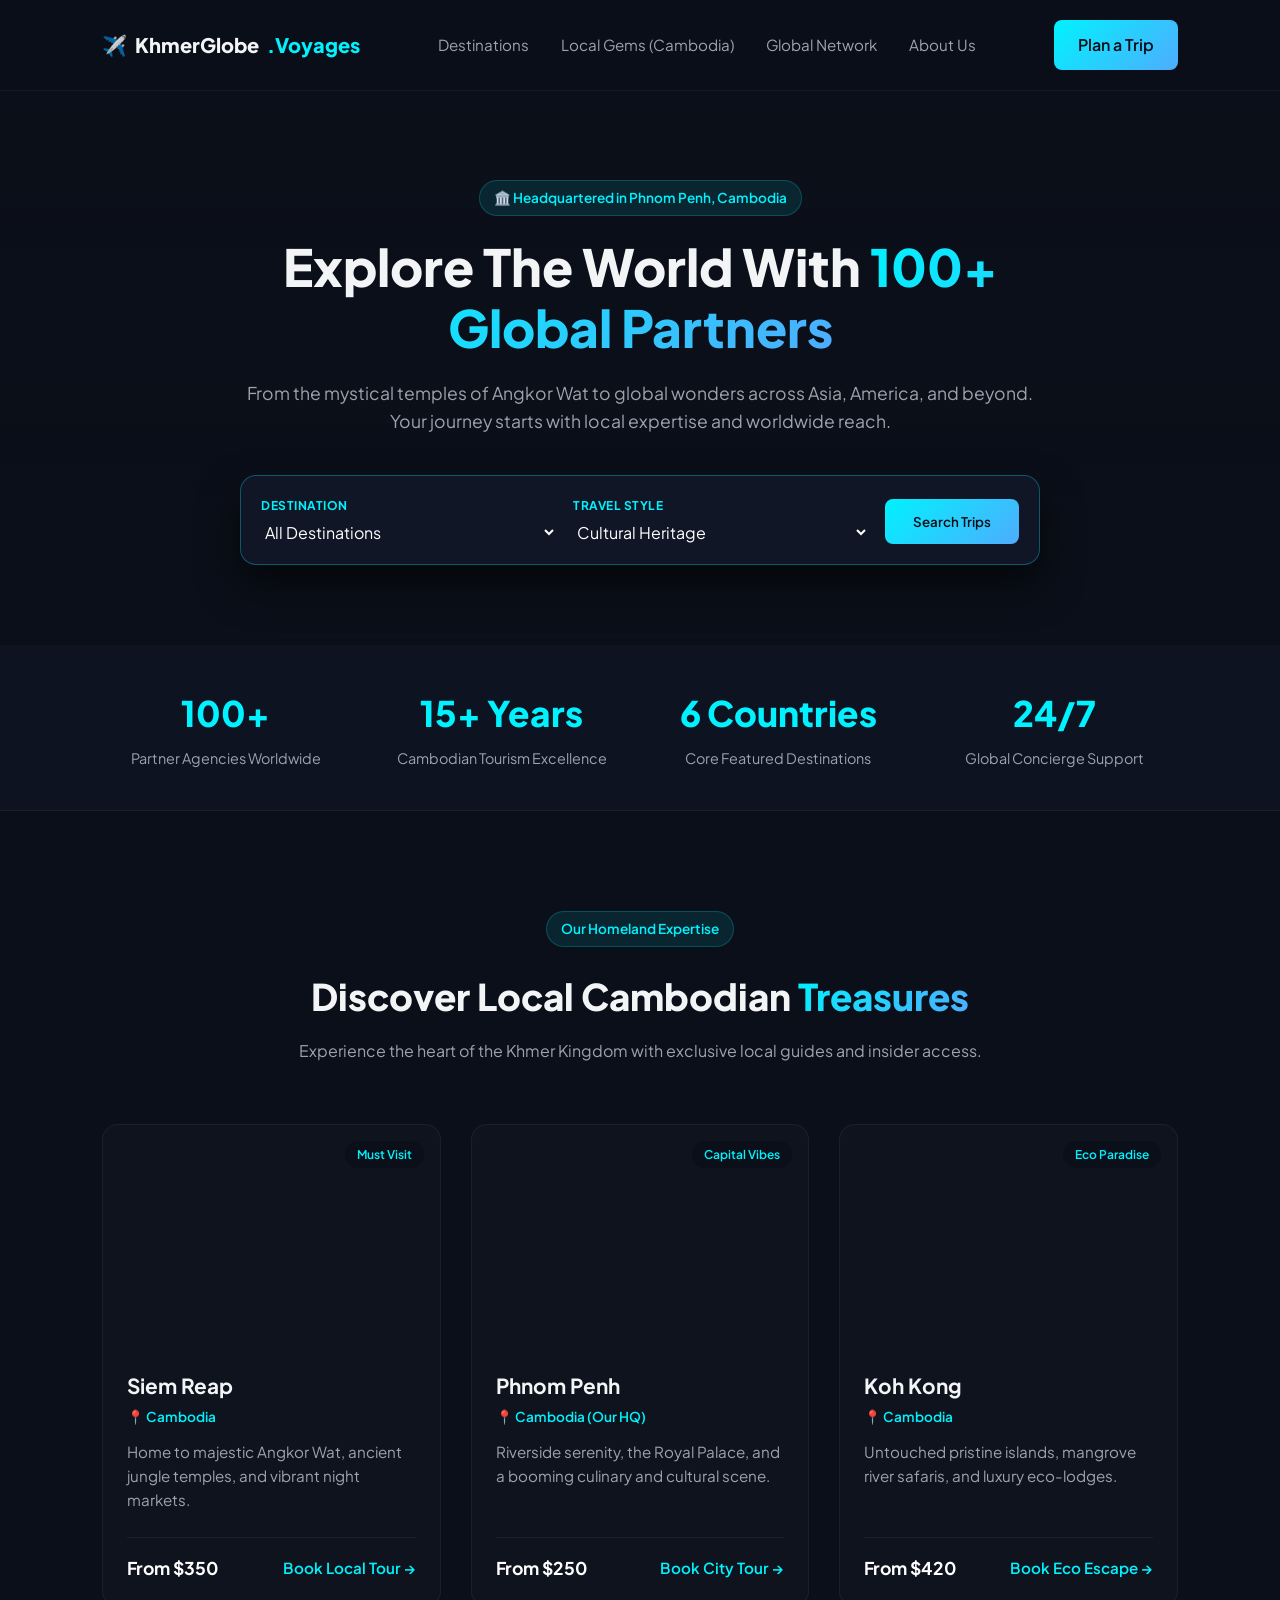
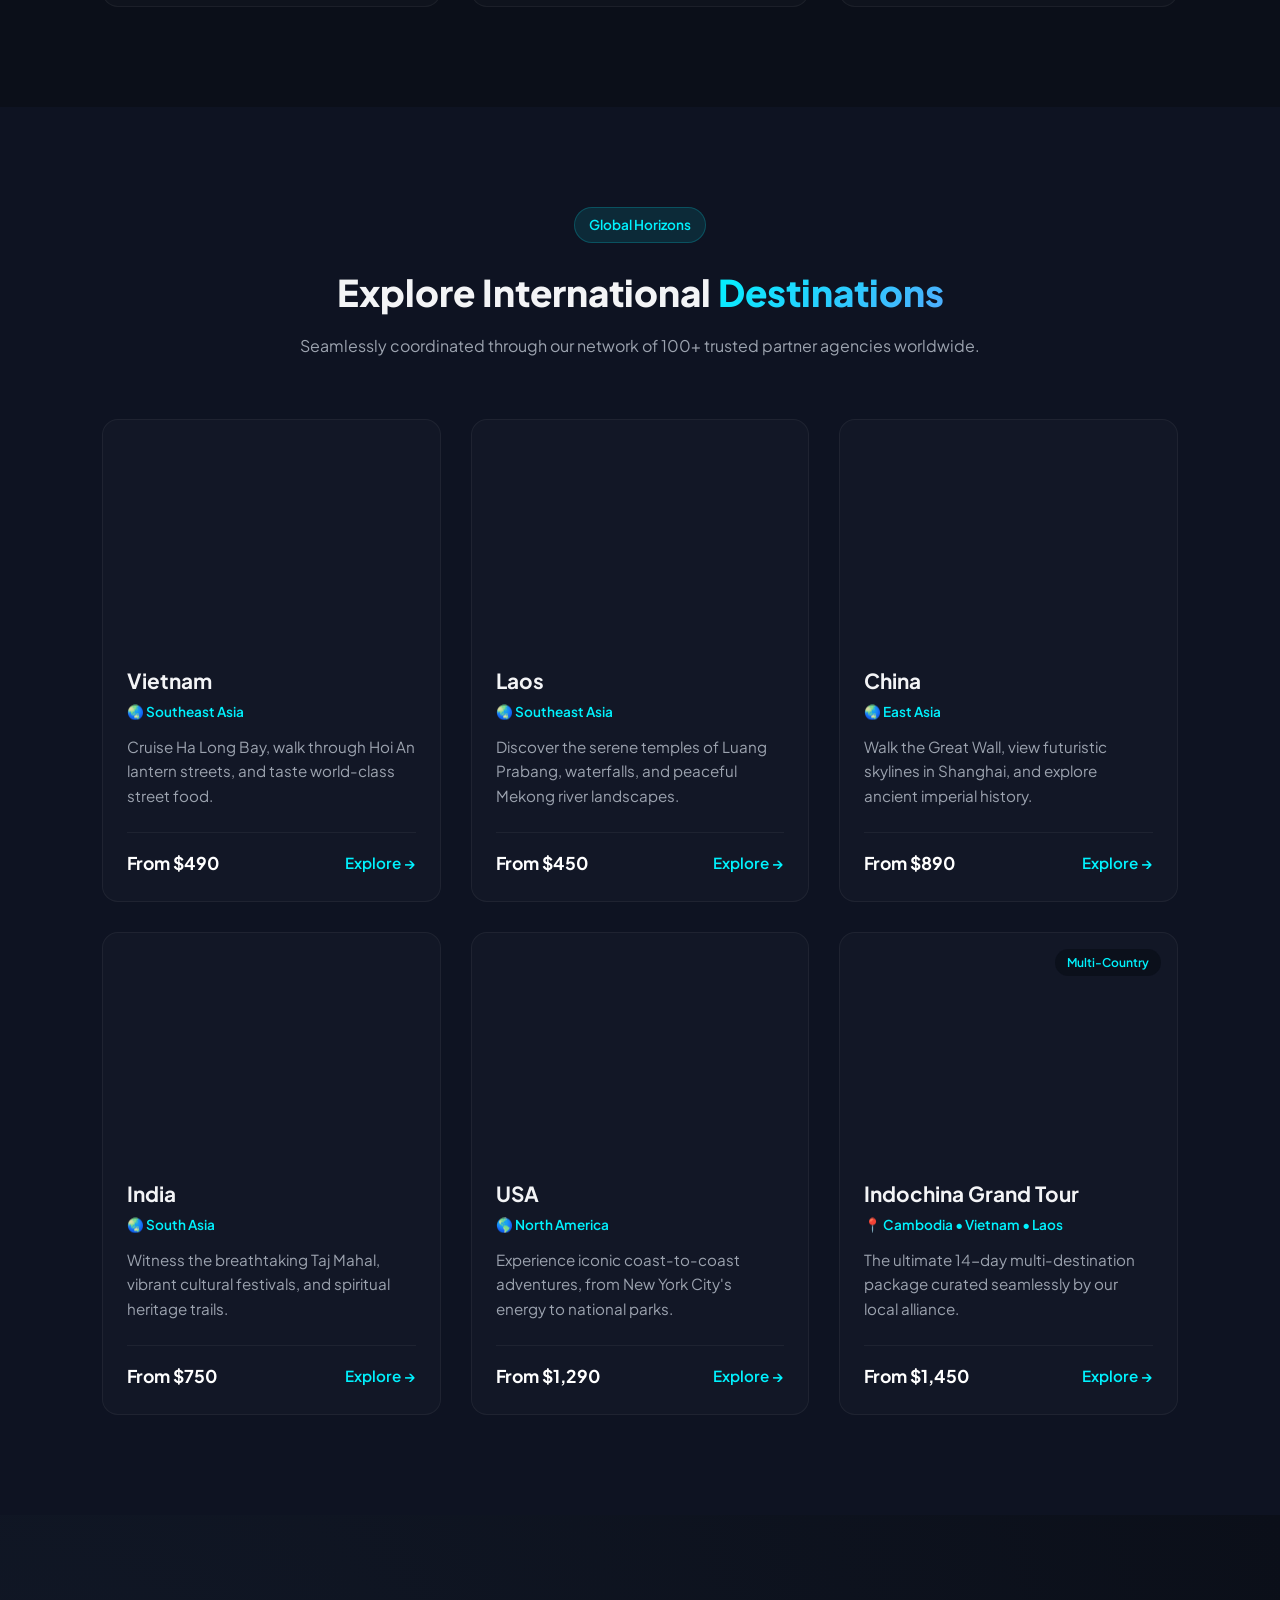
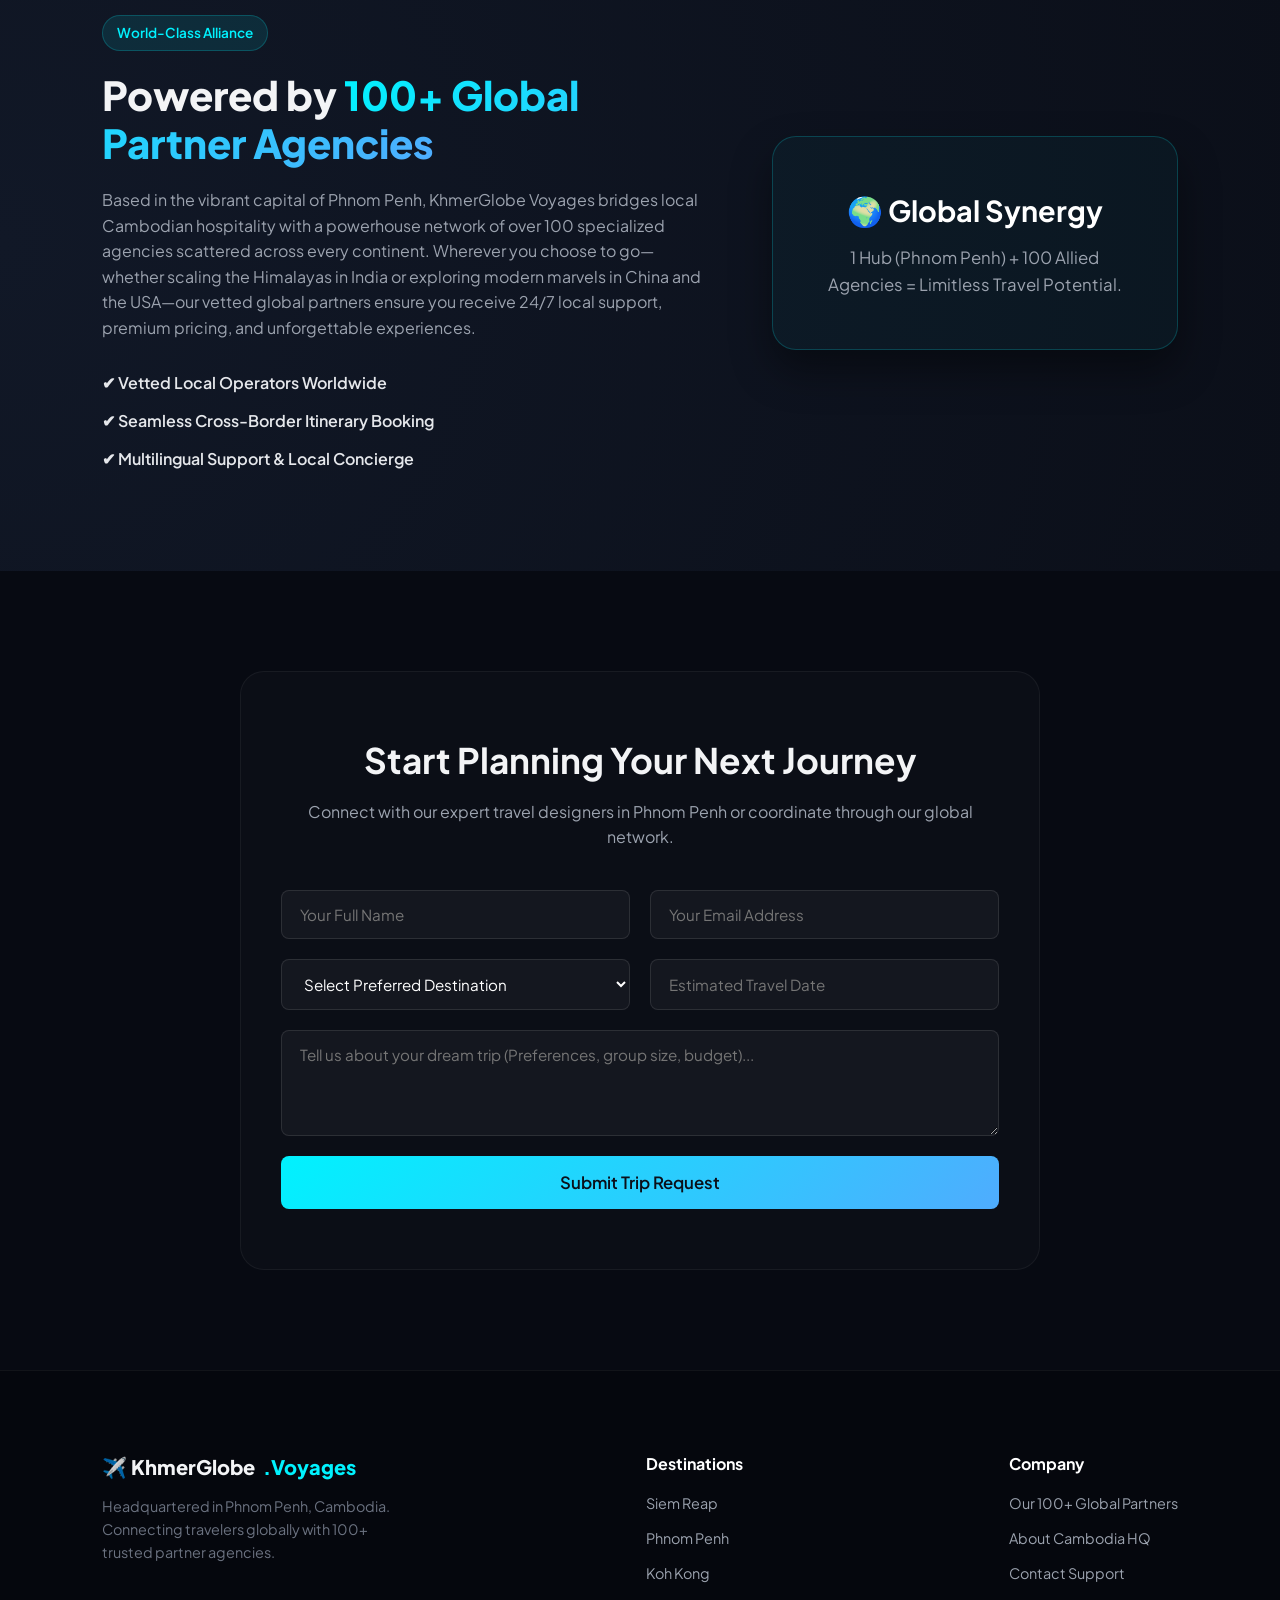
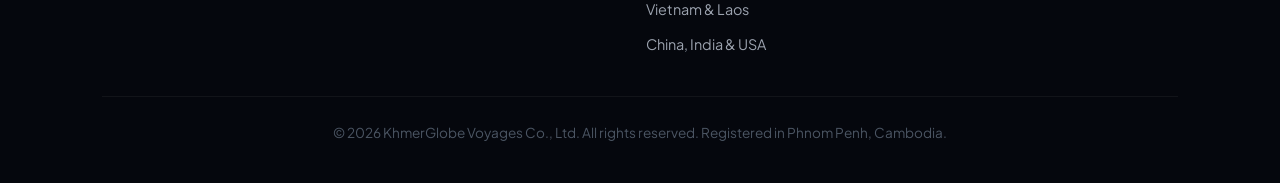
<file: index.html>
<!DOCTYPE html>
<html lang="en">
<head>
    <meta charset="UTF-8">
    <meta name="viewport" content="width=device-width, initial-scale=1.0">
    <title>KhmerGlobe Voyages — Discover Cambodia & The World</title>
    <link rel="preconnect" href="https://fonts.googleapis.com">
    <link rel="preconnect" href="https://fonts.gstatic.com" crossorigin>
    <link href="https://fonts.googleapis.com/css2?family=Plus+Jakarta+Sans:wght@300;400;600;700;800&display=swap" rel="stylesheet">
    <link rel="stylesheet" href="style.css">
</head>
<body>

    <!-- Header Navigation -->
    <header class="navbar">
        <div class="logo">
            <span class="logo-icon">✈️</span> KhmerGlobe<span class="highlight">.Voyages</span>
        </div>
        <nav class="nav-links">
            <a href="#destinations">Destinations</a>
            <a href="#local-gems">Local Gems (Cambodia)</a>
            <a href="#global-network">Global Network</a>
            <a href="#about">About Us</a>
        </nav>
        <div class="nav-actions">
            <a href="#contact" class="btn btn-primary">Plan a Trip</a>
        </div>
    </header>

    <!-- Hero Section with Quick Search Filter Bar -->
    <section class="hero-section">
        <div class="hero-content">
            <span class="badge">🏛️ Headquartered in Phnom Penh, Cambodia</span>
            <h1>Explore The World With <span class="gradient-text">100+ Global Partners</span></h1>
            <p>From the mystical temples of Angkor Wat to global wonders across Asia, America, and beyond. Your journey starts with local expertise and worldwide reach.</p>
            
            <!-- Trip Finder Bar -->
            <div class="search-bar-container">
                <div class="search-field">
                    <label>Destination</label>
                    <select id="destination-select">
                        <option value="all">All Destinations</option>
                        <optgroup label="Local Gems (Cambodia)">
                            <option value="siem-reap">Siem Reap (Angkor Wat)</option>
                            <option value="phnom-penh">Phnom Penh (Capital)</option>
                            <option value="koh-kong">Koh Kong (Islands & Mangroves)</option>
                        </optgroup>
                        <optgroup label="International Countries">
                            <option value="cambodia">Cambodia Tours</option>
                            <option value="vietnam">Vietnam</option>
                            <option value="laos">Laos</option>
                            <option value="china">China</option>
                            <option value="india">India</option>
                            <option value="usa">USA</option>
                        </optgroup>
                    </select>
                </div>
                <div class="search-field">
                    <label>Travel Style</label>
                    <select>
                        <option>Cultural Heritage</option>
                        <option>Luxury Adventure</option>
                        <option>Nature & Wildlife</option>
                        <option>Family & Group</option>
                    </select>
                </div>
                <button class="btn btn-primary search-btn">Search Trips</button>
            </div>
        </div>
    </section>

    <!-- Global Reach Stats Bar -->
    <section class="stats-banner">
        <div class="stats-grid">
            <div class="stat-box">
                <h3>100+</h3>
                <p>Partner Agencies Worldwide</p>
            </div>
            <div class="stat-box">
                <h3>15+ Years</h3>
                <p>Cambodian Tourism Excellence</p>
            </div>
            <div class="stat-box">
                <h3>6 Countries</h3>
                <p>Core Featured Destinations</p>
            </div>
            <div class="stat-box">
                <h3>24/7</h3>
                <p>Global Concierge Support</p>
            </div>
        </div>
    </section>

    <!-- Local Cambodian Gems Section -->
    <section class="destination-section" id="local-gems">
        <div class="section-title">
            <span class="badge">Our Homeland Expertise</span>
            <h2>Discover Local Cambodian <span class="gradient-text">Treasures</span></h2>
            <p>Experience the heart of the Khmer Kingdom with exclusive local guides and insider access.</p>
        </div>

        <div class="destination-grid">
            <!-- Siem Reap -->
            <div class="dest-card">
                <div class="dest-img" style="background-image: url('https://images.unsplash.com/photo-1542359649-31e03cd4d909?auto=format&fit=crop&w=800&q=80')">
                    <span class="tag">Must Visit</span>
                </div>
                <div class="dest-info">
                    <h3>Siem Reap</h3>
                    <p class="location">📍 Cambodia</p>
                    <p class="desc">Home to majestic Angkor Wat, ancient jungle temples, and vibrant night markets.</p>
                    <div class="dest-footer">
                        <span class="price">From $350</span>
                        <a href="#contact" class="btn-text">Book Local Tour &rarr;</a>
                    </div>
                </div>
            </div>

            <!-- Phnom Penh -->
            <div class="dest-card">
                <div class="dest-img" style="background-image: url('https://images.unsplash.com/photo-1596422846543-75c6fc197f07?auto=format&fit=crop&w=800&q=80')">
                    <span class="tag">Capital Vibes</span>
                </div>
                <div class="dest-info">
                    <h3>Phnom Penh</h3>
                    <p class="location">📍 Cambodia (Our HQ)</p>
                    <p class="desc">Riverside serenity, the Royal Palace, and a booming culinary and cultural scene.</p>
                    <div class="dest-footer">
                        <span class="price">From $250</span>
                        <a href="#contact" class="btn-text">Book City Tour &rarr;</a>
                    </div>
                </div>
            </div>

            <!-- Koh Kong -->
            <div class="dest-card">
                <div class="dest-img" style="background-image: url('https://images.unsplash.com/photo-1507525428034-b723cf961d3e?auto=format&fit=crop&w=800&q=80')">
                    <span class="tag">Eco Paradise</span>
                </div>
                <div class="dest-info">
                    <h3>Koh Kong</h3>
                    <p class="location">📍 Cambodia</p>
                    <p class="desc">Untouched pristine islands, mangrove river safaris, and luxury eco-lodges.</p>
                    <div class="dest-footer">
                        <span class="price">From $420</span>
                        <a href="#contact" class="btn-text">Book Eco Escape &rarr;</a>
                    </div>
                </div>
            </div>
        </div>
    </section>

    <!-- International Destinations Section -->
    <section class="destination-section alt-bg" id="destinations">
        <div class="section-title">
            <span class="badge">Global Horizons</span>
            <h2>Explore International <span class="gradient-text">Destinations</span></h2>
            <p>Seamlessly coordinated through our network of 100+ trusted partner agencies worldwide.</p>
        </div>

        <div class="destination-grid">
            <!-- Vietnam -->
            <div class="dest-card">
                <div class="dest-img" style="background-image: url('https://images.unsplash.com/photo-1528127269322-539801943592?auto=format&fit=crop&w=800&q=80')"></div>
                <div class="dest-info">
                    <h3>Vietnam</h3>
                    <p class="location">🌏 Southeast Asia</p>
                    <p class="desc">Cruise Ha Long Bay, walk through Hoi An lantern streets, and taste world-class street food.</p>
                    <div class="dest-footer">
                        <span class="price">From $490</span>
                        <a href="#contact" class="btn-text">Explore &rarr;</a>
                    </div>
                </div>
            </div>

            <!-- Laos -->
            <div class="dest-card">
                <div class="dest-img" style="background-image: url('https://images.unsplash.com/photo-1548013146-72479768bada?auto=format&fit=crop&w=800&q=80')"></div>
                <div class="dest-info">
                    <h3>Laos</h3>
                    <p class="location">🌏 Southeast Asia</p>
                    <p class="desc">Discover the serene temples of Luang Prabang, waterfalls, and peaceful Mekong river landscapes.</p>
                    <div class="dest-footer">
                        <span class="price">From $450</span>
                        <a href="#contact" class="btn-text">Explore &rarr;</a>
                    </div>
                </div>
            </div>

            <!-- China -->
            <div class="dest-card">
                <div class="dest-img" style="background-image: url('https://images.unsplash.com/photo-1508804185872-d7badad00f7d?auto=format&fit=crop&w=800&q=80')"></div>
                <div class="dest-info">
                    <h3>China</h3>
                    <p class="location">🌏 East Asia</p>
                    <p class="desc">Walk the Great Wall, view futuristic skylines in Shanghai, and explore ancient imperial history.</p>
                    <div class="dest-footer">
                        <span class="price">From $890</span>
                        <a href="#contact" class="btn-text">Explore &rarr;</a>
                    </div>
                </div>
            </div>

            <!-- India -->
            <div class="dest-card">
                <div class="dest-img" style="background-image: url('https://images.unsplash.com/photo-1524492412937-b28074a5d7da?auto=format&fit=crop&w=800&q=80')"></div>
                <div class="dest-info">
                    <h3>India</h3>
                    <p class="location">🌏 South Asia</p>
                    <p class="desc">Witness the breathtaking Taj Mahal, vibrant cultural festivals, and spiritual heritage trails.</p>
                    <div class="dest-footer">
                        <span class="price">From $750</span>
                        <a href="#contact" class="btn-text">Explore &rarr;</a>
                    </div>
                </div>
            </div>

            <!-- USA -->
            <div class="dest-card">
                <div class="dest-img" style="background-image: url('https://images.unsplash.com/photo-1485738422979-f5c462d49f74?auto=format&fit=crop&w=800&q=80')"></div>
                <div class="dest-info">
                    <h3>USA</h3>
                    <p class="location">🌎 North America</p>
                    <p class="desc">Experience iconic coast-to-coast adventures, from New York City's energy to national parks.</p>
                    <div class="dest-footer">
                        <span class="price">From $1,290</span>
                        <a href="#contact" class="btn-text">Explore &rarr;</a>
                    </div>
                </div>
            </div>

            <!-- Cambodia Multi-Country Combo -->
            <div class="dest-card">
                <div class="dest-img" style="background-image: url('https://images.unsplash.com/photo-1503899036084-c55cdd92da26?auto=format&fit=crop&w=800&q=80')">
                    <span class="tag">Multi-Country</span>
                </div>
                <div class="dest-info">
                    <h3>Indochina Grand Tour</h3>
                    <p class="location">📍 Cambodia • Vietnam • Laos</p>
                    <p class="desc">The ultimate 14-day multi-destination package curated seamlessly by our local alliance.</p>
                    <div class="dest-footer">
                        <span class="price">From $1,450</span>
                        <a href="#contact" class="btn-text">Explore &rarr;</a>
                    </div>
                </div>
            </div>
        </div>
    </section>

    <!-- Global Network Section -->
    <section class="network-section" id="global-network">
        <div class="network-container">
            <div class="network-text">
                <span class="badge">World-Class Alliance</span>
                <h2>Powered by <span class="gradient-text">100+ Global Partner Agencies</span></h2>
                <p>Based in the vibrant capital of Phnom Penh, KhmerGlobe Voyages bridges local Cambodian hospitality with a powerhouse network of over 100 specialized agencies scattered across every continent. Wherever you choose to go—whether scaling the Himalayas in India or exploring modern marvels in China and the USA—our vetted global partners ensure you receive 24/7 local support, premium pricing, and unforgettable experiences.</p>
                <div class="network-features">
                    <div class="nf-item">✔ Vetted Local Operators Worldwide</div>
                    <div class="nf-item">✔ Seamless Cross-Border Itinerary Booking</div>
                    <div class="nf-item">✔ Multilingual Support & Local Concierge</div>
                </div>
            </div>
            <div class="network-visual">
                <div class="globe-card">
                    <h3>🌍 Global Synergy</h3>
                    <p>1 Hub (Phnom Penh) + 100 Allied Agencies = Limitless Travel Potential.</p>
                </div>
            </div>
        </div>
    </section>

    <!-- Contact / Booking Inquiry Section -->
    <section class="contact-section" id="contact">
        <div class="contact-box">
            <h2>Start Planning Your Next Journey</h2>
            <p>Connect with our expert travel designers in Phnom Penh or coordinate through our global network.</p>
            <form class="contact-form" onsubmit="event.preventDefault(); alert('Inquiry sent successfully! Our Phnom Penh team or a global partner will reach out within 24 hours.');">
                <div class="form-row">
                    <input type="text" placeholder="Your Full Name" required>
                    <input type="email" placeholder="Your Email Address" required>
                </div>
                <div class="form-row">
                    <select>
                        <option>Select Preferred Destination</option>
                        <option>Siem Reap (Cambodia)</option>
                        <option>Phnom Penh (Cambodia)</option>
                        <option>Koh Kong (Cambodia)</option>
                        <option>Vietnam</option>
                        <option>Laos</option>
                        <option>China</option>
                        <option>India</option>
                        <option>USA</option>
                        <option>Multi-Country Package</option>
                    </select>
                    <input type="text" placeholder="Estimated Travel Date">
                </div>
                <textarea placeholder="Tell us about your dream trip (Preferences, group size, budget)..." rows="4"></textarea>
                <button type="submit" class="btn btn-primary btn-large">Submit Trip Request</button>
            </form>
        </div>
    </section>

    <!-- Footer -->
    <footer class="footer">
        <div class="footer-container">
            <div class="footer-brand">
                <div class="logo">✈️ KhmerGlobe<span class="highlight">.Voyages</span></div>
                <p>Headquartered in Phnom Penh, Cambodia. Connecting travelers globally with 100+ trusted partner agencies.</p>
            </div>
            <div class="footer-links-group">
                <h4>Destinations</h4>
                <a href="#local-gems">Siem Reap</a>
                <a href="#local-gems">Phnom Penh</a>
                <a href="#local-gems">Koh Kong</a>
                <a href="#destinations">Vietnam & Laos</a>
                <a href="#destinations">China, India & USA</a>
            </div>
            <div class="footer-links-group">
                <h4>Company</h4>
                <a href="#global-network">Our 100+ Global Partners</a>
                <a href="#about">About Cambodia HQ</a>
                <a href="#contact">Contact Support</a>
            </div>
        </div>
        <div class="footer-bottom">
            <p>&copy; 2026 KhmerGlobe Voyages Co., Ltd. All rights reserved. Registered in Phnom Penh, Cambodia.</p>
        </div>
    </footer>

</body>
</html>
</file>
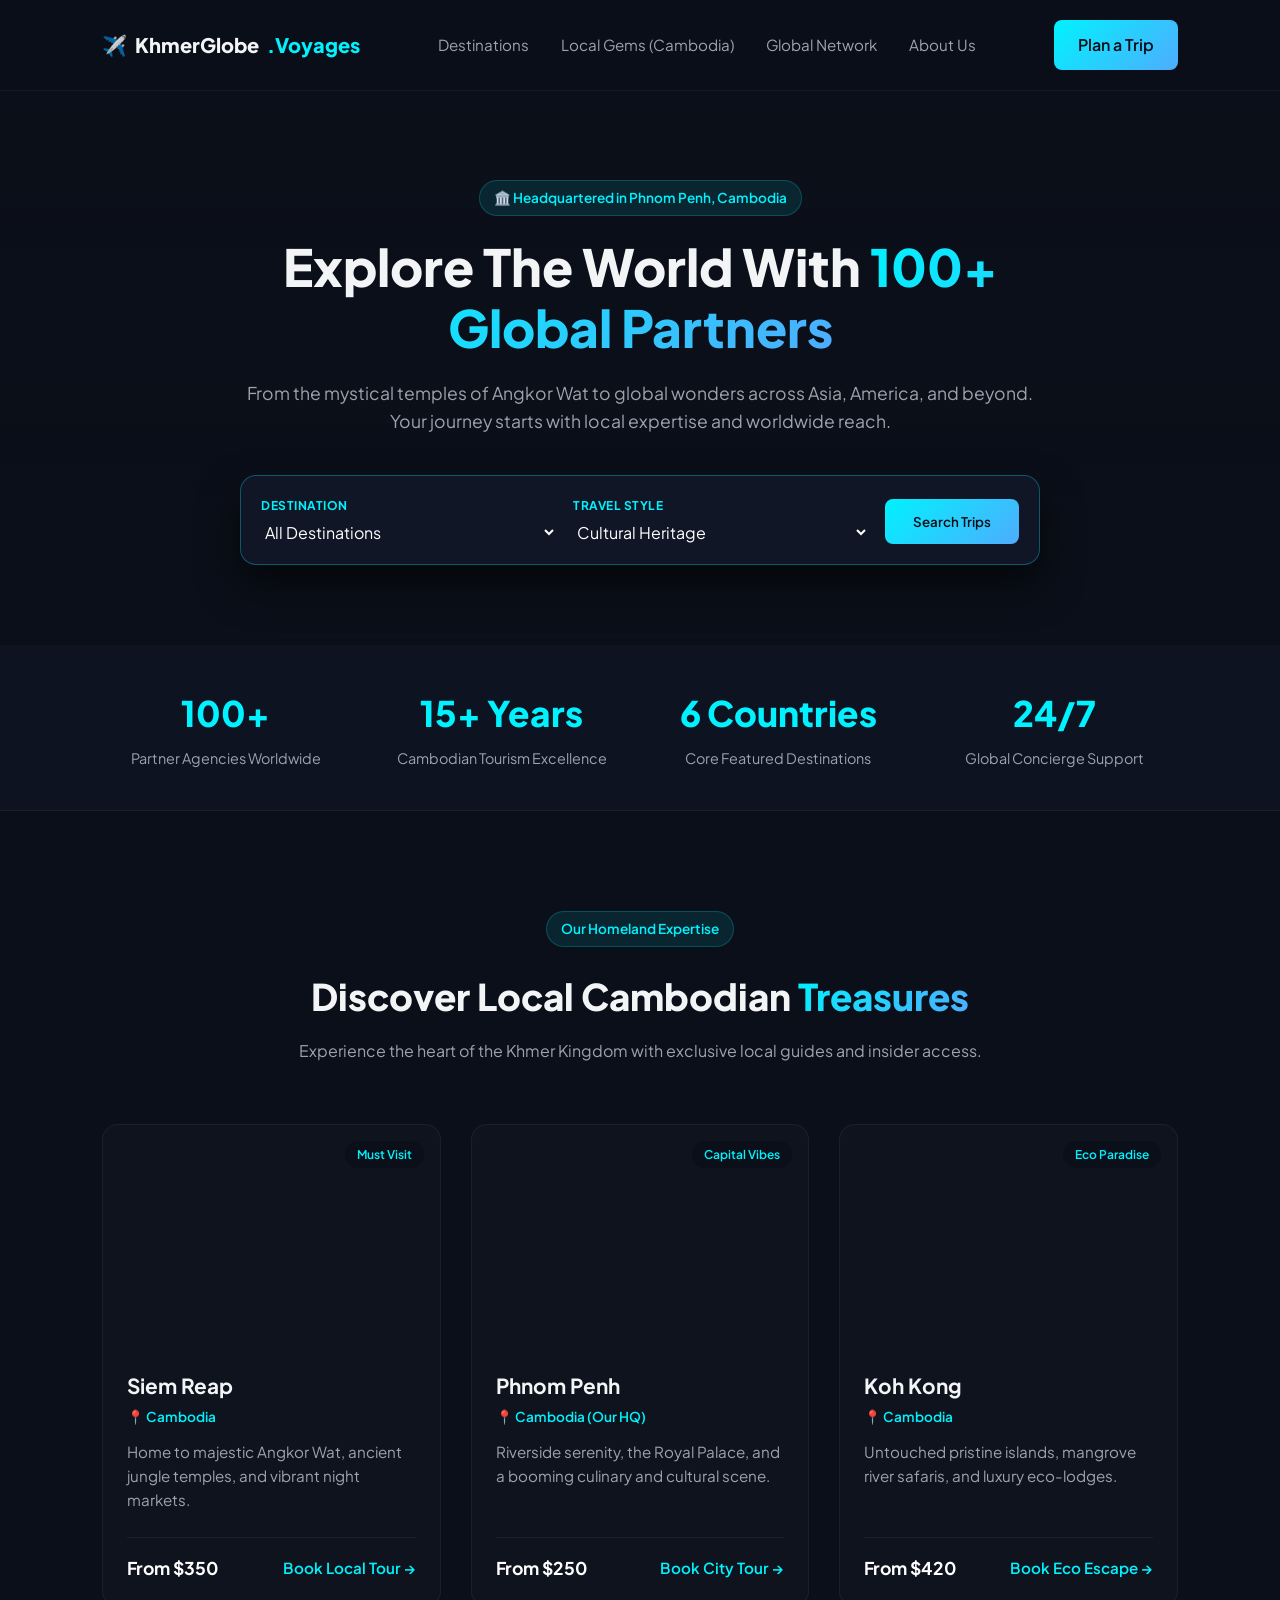
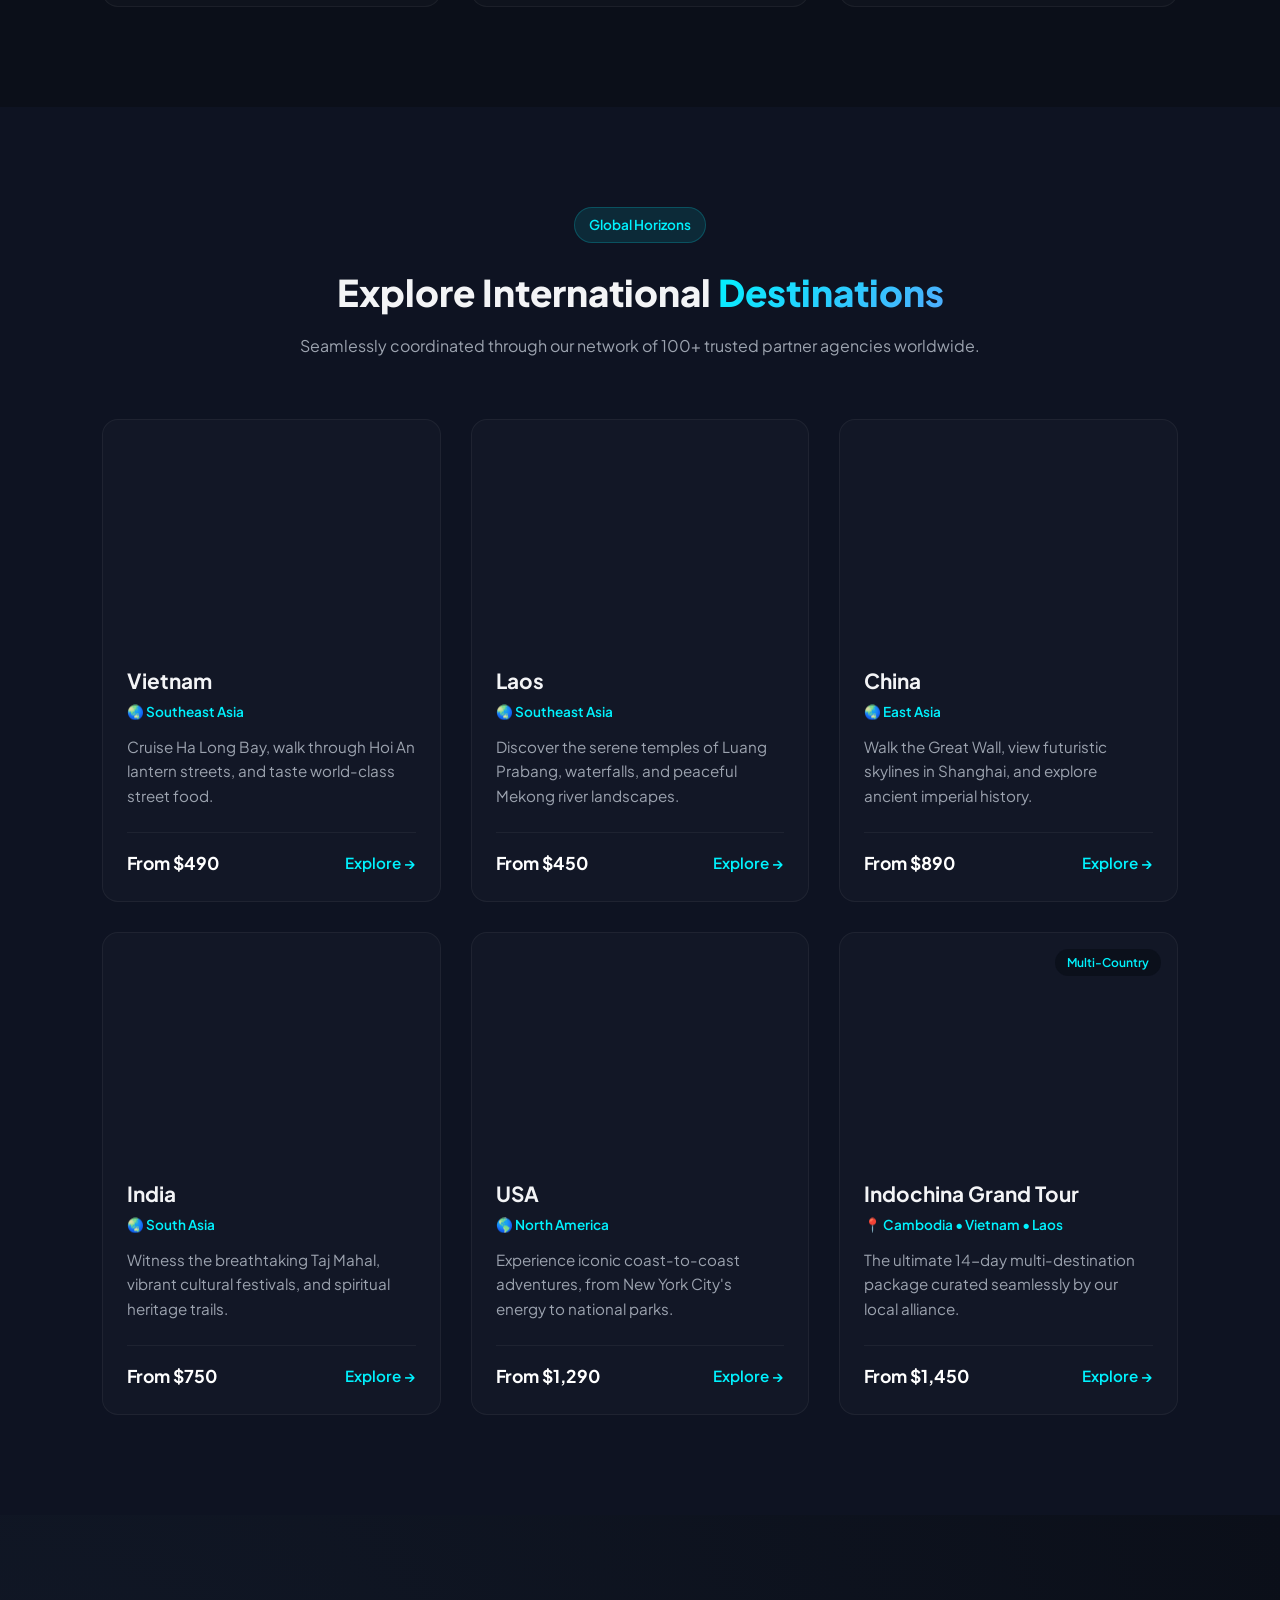
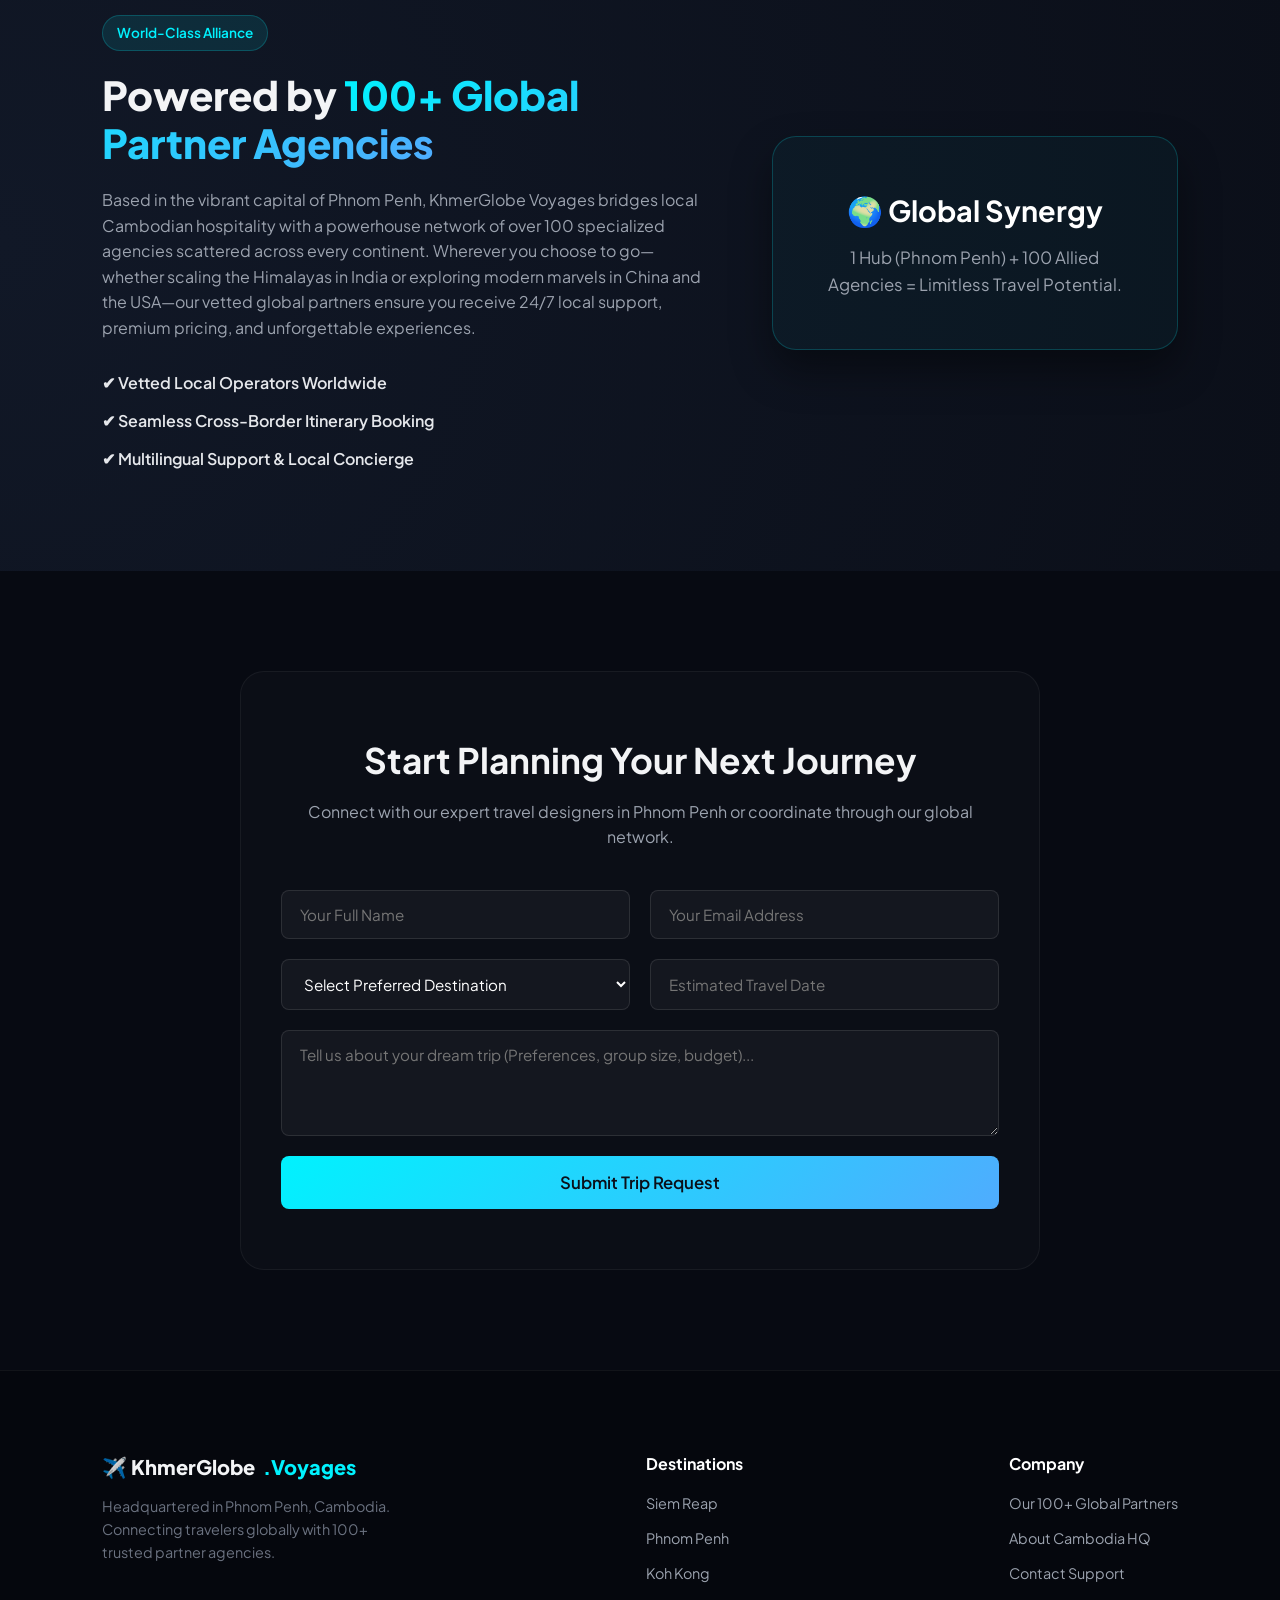
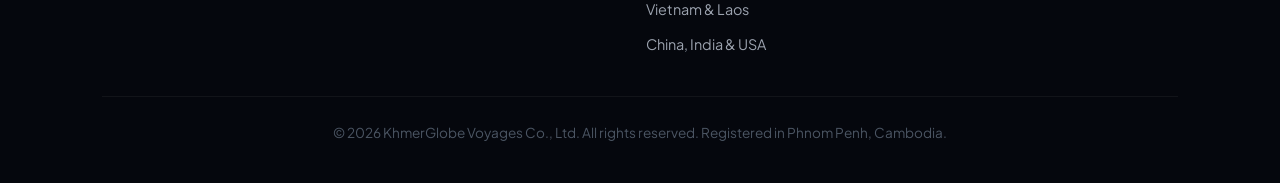
<file: shop.html>
<!DOCTYPE html>
<html lang="en">
<head>
    <meta charset="UTF-8">
    <meta name="viewport" content="width=device-width, initial-scale=1.0">
    <title>KhmerGlobe Voyages — Discover Cambodia & The World</title>
    <link rel="preconnect" href="https://fonts.googleapis.com">
    <link rel="preconnect" href="https://fonts.gstatic.com" crossorigin>
    <link href="https://fonts.googleapis.com/css2?family=Plus+Jakarta+Sans:wght@300;400;600;700;800&display=swap" rel="stylesheet">
    <link rel="stylesheet" href="style.css">
</head>
<body>

    <!-- Header Navigation -->
    <header class="navbar">
        <div class="logo">
            <span class="logo-icon">✈️</span> KhmerGlobe<span class="highlight">.Voyages</span>
        </div>
        <nav class="nav-links">
            <a href="#destinations">Destinations</a>
            <a href="#local-gems">Local Gems (Cambodia)</a>
            <a href="#global-network">Global Network</a>
            <a href="#about">About Us</a>
        </nav>
        <div class="nav-actions">
            <a href="#contact" class="btn btn-primary">Plan a Trip</a>
        </div>
    </header>

    <!-- Hero Section with Quick Search Filter Bar -->
    <section class="hero-section">
        <div class="hero-content">
            <span class="badge">🏛️ Headquartered in Phnom Penh, Cambodia</span>
            <h1>Explore The World With <span class="gradient-text">100+ Global Partners</span></h1>
            <p>From the mystical temples of Angkor Wat to global wonders across Asia, America, and beyond. Your journey starts with local expertise and worldwide reach.</p>
            
            <!-- Trip Finder Bar -->
            <div class="search-bar-container">
                <div class="search-field">
                    <label>Destination</label>
                    <select id="destination-select">
                        <option value="all">All Destinations</option>
                        <optgroup label="Local Gems (Cambodia)">
                            <option value="siem-reap">Siem Reap (Angkor Wat)</option>
                            <option value="phnom-penh">Phnom Penh (Capital)</option>
                            <option value="koh-kong">Koh Kong (Islands & Mangroves)</option>
                        </optgroup>
                        <optgroup label="International Countries">
                            <option value="cambodia">Cambodia Tours</option>
                            <option value="vietnam">Vietnam</option>
                            <option value="laos">Laos</option>
                            <option value="china">China</option>
                            <option value="india">India</option>
                            <option value="usa">USA</option>
                        </optgroup>
                    </select>
                </div>
                <div class="search-field">
                    <label>Travel Style</label>
                    <select>
                        <option>Cultural Heritage</option>
                        <option>Luxury Adventure</option>
                        <option>Nature & Wildlife</option>
                        <option>Family & Group</option>
                    </select>
                </div>
                <button class="btn btn-primary search-btn">Search Trips</button>
            </div>
        </div>
    </section>

    <!-- Global Reach Stats Bar -->
    <section class="stats-banner">
        <div class="stats-grid">
            <div class="stat-box">
                <h3>100+</h3>
                <p>Partner Agencies Worldwide</p>
            </div>
            <div class="stat-box">
                <h3>15+ Years</h3>
                <p>Cambodian Tourism Excellence</p>
            </div>
            <div class="stat-box">
                <h3>6 Countries</h3>
                <p>Core Featured Destinations</p>
            </div>
            <div class="stat-box">
                <h3>24/7</h3>
                <p>Global Concierge Support</p>
            </div>
        </div>
    </section>

    <!-- Local Cambodian Gems Section -->
    <section class="destination-section" id="local-gems">
        <div class="section-title">
            <span class="badge">Our Homeland Expertise</span>
            <h2>Discover Local Cambodian <span class="gradient-text">Treasures</span></h2>
            <p>Experience the heart of the Khmer Kingdom with exclusive local guides and insider access.</p>
        </div>

        <div class="destination-grid">
            <!-- Siem Reap -->
            <div class="dest-card">
                <div class="dest-img" style="background-image: url('https://images.unsplash.com/photo-1542359649-31e03cd4d909?auto=format&fit=crop&w=800&q=80')">
                    <span class="tag">Must Visit</span>
                </div>
                <div class="dest-info">
                    <h3>Siem Reap</h3>
                    <p class="location">📍 Cambodia</p>
                    <p class="desc">Home to majestic Angkor Wat, ancient jungle temples, and vibrant night markets.</p>
                    <div class="dest-footer">
                        <span class="price">From $350</span>
                        <a href="#contact" class="btn-text">Book Local Tour &rarr;</a>
                    </div>
                </div>
            </div>

            <!-- Phnom Penh -->
            <div class="dest-card">
                <div class="dest-img" style="background-image: url('https://images.unsplash.com/photo-1596422846543-75c6fc197f07?auto=format&fit=crop&w=800&q=80')">
                    <span class="tag">Capital Vibes</span>
                </div>
                <div class="dest-info">
                    <h3>Phnom Penh</h3>
                    <p class="location">📍 Cambodia (Our HQ)</p>
                    <p class="desc">Riverside serenity, the Royal Palace, and a booming culinary and cultural scene.</p>
                    <div class="dest-footer">
                        <span class="price">From $250</span>
                        <a href="#contact" class="btn-text">Book City Tour &rarr;</a>
                    </div>
                </div>
            </div>

            <!-- Koh Kong -->
            <div class="dest-card">
                <div class="dest-img" style="background-image: url('https://images.unsplash.com/photo-1507525428034-b723cf961d3e?auto=format&fit=crop&w=800&q=80')">
                    <span class="tag">Eco Paradise</span>
                </div>
                <div class="dest-info">
                    <h3>Koh Kong</h3>
                    <p class="location">📍 Cambodia</p>
                    <p class="desc">Untouched pristine islands, mangrove river safaris, and luxury eco-lodges.</p>
                    <div class="dest-footer">
                        <span class="price">From $420</span>
                        <a href="#contact" class="btn-text">Book Eco Escape &rarr;</a>
                    </div>
                </div>
            </div>
        </div>
    </section>

    <!-- International Destinations Section -->
    <section class="destination-section alt-bg" id="destinations">
        <div class="section-title">
            <span class="badge">Global Horizons</span>
            <h2>Explore International <span class="gradient-text">Destinations</span></h2>
            <p>Seamlessly coordinated through our network of 100+ trusted partner agencies worldwide.</p>
        </div>

        <div class="destination-grid">
            <!-- Vietnam -->
            <div class="dest-card">
                <div class="dest-img" style="background-image: url('https://images.unsplash.com/photo-1528127269322-539801943592?auto=format&fit=crop&w=800&q=80')"></div>
                <div class="dest-info">
                    <h3>Vietnam</h3>
                    <p class="location">🌏 Southeast Asia</p>
                    <p class="desc">Cruise Ha Long Bay, walk through Hoi An lantern streets, and taste world-class street food.</p>
                    <div class="dest-footer">
                        <span class="price">From $490</span>
                        <a href="#contact" class="btn-text">Explore &rarr;</a>
                    </div>
                </div>
            </div>

            <!-- Laos -->
            <div class="dest-card">
                <div class="dest-img" style="background-image: url('https://images.unsplash.com/photo-1548013146-72479768bada?auto=format&fit=crop&w=800&q=80')"></div>
                <div class="dest-info">
                    <h3>Laos</h3>
                    <p class="location">🌏 Southeast Asia</p>
                    <p class="desc">Discover the serene temples of Luang Prabang, waterfalls, and peaceful Mekong river landscapes.</p>
                    <div class="dest-footer">
                        <span class="price">From $450</span>
                        <a href="#contact" class="btn-text">Explore &rarr;</a>
                    </div>
                </div>
            </div>

            <!-- China -->
            <div class="dest-card">
                <div class="dest-img" style="background-image: url('https://images.unsplash.com/photo-1508804185872-d7badad00f7d?auto=format&fit=crop&w=800&q=80')"></div>
                <div class="dest-info">
                    <h3>China</h3>
                    <p class="location">🌏 East Asia</p>
                    <p class="desc">Walk the Great Wall, view futuristic skylines in Shanghai, and explore ancient imperial history.</p>
                    <div class="dest-footer">
                        <span class="price">From $890</span>
                        <a href="#contact" class="btn-text">Explore &rarr;</a>
                    </div>
                </div>
            </div>

            <!-- India -->
            <div class="dest-card">
                <div class="dest-img" style="background-image: url('https://images.unsplash.com/photo-1524492412937-b28074a5d7da?auto=format&fit=crop&w=800&q=80')"></div>
                <div class="dest-info">
                    <h3>India</h3>
                    <p class="location">🌏 South Asia</p>
                    <p class="desc">Witness the breathtaking Taj Mahal, vibrant cultural festivals, and spiritual heritage trails.</p>
                    <div class="dest-footer">
                        <span class="price">From $750</span>
                        <a href="#contact" class="btn-text">Explore &rarr;</a>
                    </div>
                </div>
            </div>

            <!-- USA -->
            <div class="dest-card">
                <div class="dest-img" style="background-image: url('https://images.unsplash.com/photo-1485738422979-f5c462d49f74?auto=format&fit=crop&w=800&q=80')"></div>
                <div class="dest-info">
                    <h3>USA</h3>
                    <p class="location">🌎 North America</p>
                    <p class="desc">Experience iconic coast-to-coast adventures, from New York City's energy to national parks.</p>
                    <div class="dest-footer">
                        <span class="price">From $1,290</span>
                        <a href="#contact" class="btn-text">Explore &rarr;</a>
                    </div>
                </div>
            </div>

            <!-- Cambodia Multi-Country Combo -->
            <div class="dest-card">
                <div class="dest-img" style="background-image: url('https://images.unsplash.com/photo-1503899036084-c55cdd92da26?auto=format&fit=crop&w=800&q=80')">
                    <span class="tag">Multi-Country</span>
                </div>
                <div class="dest-info">
                    <h3>Indochina Grand Tour</h3>
                    <p class="location">📍 Cambodia • Vietnam • Laos</p>
                    <p class="desc">The ultimate 14-day multi-destination package curated seamlessly by our local alliance.</p>
                    <div class="dest-footer">
                        <span class="price">From $1,450</span>
                        <a href="#contact" class="btn-text">Explore &rarr;</a>
                    </div>
                </div>
            </div>
        </div>
    </section>

    <!-- Global Network Section -->
    <section class="network-section" id="global-network">
        <div class="network-container">
            <div class="network-text">
                <span class="badge">World-Class Alliance</span>
                <h2>Powered by <span class="gradient-text">100+ Global Partner Agencies</span></h2>
                <p>Based in the vibrant capital of Phnom Penh, KhmerGlobe Voyages bridges local Cambodian hospitality with a powerhouse network of over 100 specialized agencies scattered across every continent. Wherever you choose to go—whether scaling the Himalayas in India or exploring modern marvels in China and the USA—our vetted global partners ensure you receive 24/7 local support, premium pricing, and unforgettable experiences.</p>
                <div class="network-features">
                    <div class="nf-item">✔ Vetted Local Operators Worldwide</div>
                    <div class="nf-item">✔ Seamless Cross-Border Itinerary Booking</div>
                    <div class="nf-item">✔ Multilingual Support & Local Concierge</div>
                </div>
            </div>
            <div class="network-visual">
                <div class="globe-card">
                    <h3>🌍 Global Synergy</h3>
                    <p>1 Hub (Phnom Penh) + 100 Allied Agencies = Limitless Travel Potential.</p>
                </div>
            </div>
        </div>
    </section>

    <!-- Contact / Booking Inquiry Section -->
    <section class="contact-section" id="contact">
        <div class="contact-box">
            <h2>Start Planning Your Next Journey</h2>
            <p>Connect with our expert travel designers in Phnom Penh or coordinate through our global network.</p>
            <form class="contact-form" onsubmit="event.preventDefault(); alert('Inquiry sent successfully! Our Phnom Penh team or a global partner will reach out within 24 hours.');">
                <div class="form-row">
                    <input type="text" placeholder="Your Full Name" required>
                    <input type="email" placeholder="Your Email Address" required>
                </div>
                <div class="form-row">
                    <select>
                        <option>Select Preferred Destination</option>
                        <option>Siem Reap (Cambodia)</option>
                        <option>Phnom Penh (Cambodia)</option>
                        <option>Koh Kong (Cambodia)</option>
                        <option>Vietnam</option>
                        <option>Laos</option>
                        <option>China</option>
                        <option>India</option>
                        <option>USA</option>
                        <option>Multi-Country Package</option>
                    </select>
                    <input type="text" placeholder="Estimated Travel Date">
                </div>
                <textarea placeholder="Tell us about your dream trip (Preferences, group size, budget)..." rows="4"></textarea>
                <button type="submit" class="btn btn-primary btn-large">Submit Trip Request</button>
            </form>
        </div>
    </section>

    <!-- Footer -->
    <footer class="footer">
        <div class="footer-container">
            <div class="footer-brand">
                <div class="logo">✈️ KhmerGlobe<span class="highlight">.Voyages</span></div>
                <p>Headquartered in Phnom Penh, Cambodia. Connecting travelers globally with 100+ trusted partner agencies.</p>
            </div>
            <div class="footer-links-group">
                <h4>Destinations</h4>
                <a href="#local-gems">Siem Reap</a>
                <a href="#local-gems">Phnom Penh</a>
                <a href="#local-gems">Koh Kong</a>
                <a href="#destinations">Vietnam & Laos</a>
                <a href="#destinations">China, India & USA</a>
            </div>
            <div class="footer-links-group">
                <h4>Company</h4>
                <a href="#global-network">Our 100+ Global Partners</a>
                <a href="#about">About Cambodia HQ</a>
                <a href="#contact">Contact Support</a>
            </div>
        </div>
        <div class="footer-bottom">
            <p>&copy; 2026 KhmerGlobe Voyages Co., Ltd. All rights reserved. Registered in Phnom Penh, Cambodia.</p>
        </div>
    </footer>

</body>
</html>
</file>
<file: style.css>
/* ==========================================
   BASE STYLES & VARIABLES
   ========================================== */
* {
    margin: 0;
    padding: 0;
    box-sizing: border-box;
    font-family: 'Plus Jakarta Sans', sans-serif;
    scroll-behavior: smooth;
}

body {
    background-color: #0b0f19;
    color: #f3f4f6;
    line-height: 1.6;
    overflow-x: hidden;
}

a {
    text-decoration: none;
    color: inherit;
}

ul {
    list-style: none;
}

.highlight {
    color: #00f2fe;
}

.gradient-text {
    background: linear-gradient(135deg, #00f2fe 0%, #4facfe 100%);
    -webkit-background-clip: text;
    -webkit-text-fill-color: transparent;
}

.badge {
    display: inline-block;
    background: rgba(0, 242, 254, 0.1);
    color: #00f2fe;
    padding: 6px 14px;
    border-radius: 50px;
    font-size: 0.85rem;
    font-weight: 600;
    margin-bottom: 20px;
    border: 1px solid rgba(0, 242, 254, 0.2);
}

/* Buttons */
.btn {
    display: inline-block;
    padding: 12px 24px;
    border-radius: 8px;
    font-weight: 600;
    transition: all 0.3s ease;
    cursor: pointer;
    border: none;
    text-align: center;
}

.btn-primary {
    background: linear-gradient(135deg, #00f2fe 0%, #4facfe 100%);
    color: #0b0f19;
}

.btn-primary:hover {
    opacity: 0.9;
    transform: translateY(-2px);
    box-shadow: 0 10px 20px rgba(0, 242, 254, 0.3);
}

.btn-text {
    color: #00f2fe;
    font-weight: 600;
    font-size: 0.95rem;
}

.btn-text:hover {
    text-decoration: underline;
}

/* ==========================================
   NAVBAR
   ========================================== */
.navbar {
    display: flex;
    justify-content: space-between;
    align-items: center;
    padding: 20px 8%;
    position: fixed;
    top: 0;
    left: 0;
    width: 100%;
    background: rgba(11, 15, 25, 0.9);
    backdrop-filter: blur(10px);
    z-index: 1000;
    border-bottom: 1px solid rgba(255, 255, 255, 0.05);
}

.logo {
    font-weight: 800;
    font-size: 1.25rem;
    display: flex;
    align-items: center;
    gap: 8px;
}

.nav-links {
    display: flex;
    gap: 32px;
}

.nav-links a {
    color: #9ca3af;
    font-size: 0.95rem;
    transition: color 0.3s;
}

.nav-links a:hover {
    color: #00f2fe;
}

/* ==========================================
   HERO SECTION & SEARCH BAR
   ========================================== */
.hero-section {
    padding: 180px 8% 80px;
    background: linear-gradient(rgba(11, 15, 25, 0.7), rgba(11, 15, 25, 0.9)), url('https://images.unsplash.com/photo-1542359649-31e03cd4d909?auto=format&fit=crop&w=1920&q=80') no-repeat center center/cover;
    text-align: center;
    display: flex;
    flex-direction: column;
    align-items: center;
}

.hero-content {
    max-width: 800px;
}

.hero-content h1 {
    font-size: 3.2rem;
    font-weight: 800;
    line-height: 1.2;
    margin-bottom: 20px;
}

.hero-content p {
    color: #9ca3af;
    font-size: 1.1rem;
    margin-bottom: 40px;
}

/* Search Bar Filter Widget */
.search-bar-container {
    display: flex;
    background: rgba(17, 24, 39, 0.95);
    border: 1px solid rgba(0, 242, 254, 0.3);
    padding: 20px;
    border-radius: 16px;
    gap: 16px;
    align-items: center;
    box-shadow: 0 20px 40px rgba(0, 0, 0, 0.6);
    text-align: left;
}

.search-field {
    flex: 1;
    display: flex;
    flex-direction: column;
    gap: 6px;
}

.search-field label {
    font-size: 0.75rem;
    text-transform: uppercase;
    color: #00f2fe;
    font-weight: 700;
    letter-spacing: 0.5px;
}

.search-field select {
    background: transparent;
    border: none;
    color: #fff;
    font-size: 1rem;
    outline: none;
    cursor: pointer;
}

.search-field select option {
    background: #111827;
    color: #fff;
}

.search-btn {
    height: 100%;
    padding: 14px 28px;
    align-self: flex-end;
}

/* ==========================================
   STATS BANNER
   ========================================== */
.stats-banner {
    background: #0e1322;
    padding: 40px 8%;
    border-bottom: 1px solid rgba(255, 255, 255, 0.05);
}

.stats-grid {
    display: grid;
    grid-template-columns: repeat(auto-fit, minmax(200px, 1fr));
    gap: 30px;
    text-align: center;
}

.stat-box h3 {
    font-size: 2.2rem;
    font-weight: 800;
    color: #00f2fe;
    margin-bottom: 6px;
}

.stat-box p {
    color: #9ca3af;
    font-size: 0.9rem;
}

/* ==========================================
   DESTINATIONS SECTIONS (FLEXBOX / GRID)
   ========================================== */
.destination-section {
    padding: 100px 8%;
}

.alt-bg {
    background: #0e1322;
}

.section-title {
    text-align: center;
    margin-bottom: 60px;
}

.section-title h2 {
    font-size: 2.3rem;
    font-weight: 800;
    margin-bottom: 12px;
}

.section-title p {
    color: #9ca3af;
}

.destination-grid {
    display: grid;
    grid-template-columns: repeat(auto-fit, minmax(320px, 1fr));
    gap: 30px;
}

.dest-card {
    background: rgba(255, 255, 255, 0.02);
    border: 1px solid rgba(255, 255, 255, 0.05);
    border-radius: 16px;
    overflow: hidden;
    transition: transform 0.3s, border-color 0.3s;
    display: flex;
    flex-direction: column;
}

.dest-card:hover {
    transform: translateY(-6px);
    border-color: rgba(0, 242, 254, 0.3);
}

.dest-img {
    height: 220px;
    background-size: cover;
    background-position: center;
    position: relative;
    padding: 16px;
    display: flex;
    justify-content: flex-end;
    align-items: flex-start;
}

.dest-img .tag {
    background: rgba(11, 15, 25, 0.8);
    color: #00f2fe;
    padding: 4px 12px;
    border-radius: 20px;
    font-size: 0.75rem;
    font-weight: 600;
    backdrop-filter: blur(4px);
}

.dest-info {
    padding: 24px;
    display: flex;
    flex-direction: column;
    flex: 1;
}

.dest-info h3 {
    font-size: 1.3rem;
    margin-bottom: 4px;
}

.dest-info .location {
    font-size: 0.85rem;
    color: #00f2fe;
    margin-bottom: 12px;
    font-weight: 600;
}

.dest-info .desc {
    color: #9ca3af;
    font-size: 0.95rem;
    margin-bottom: 24px;
    flex: 1;
}

.dest-footer {
    display: flex;
    justify-content: space-between;
    align-items: center;
    border-top: 1px solid rgba(255, 255, 255, 0.05);
    padding-top: 16px;
}

.dest-footer .price {
    font-weight: 700;
    font-size: 1.1rem;
    color: #fff;
}

/* ==========================================
   GLOBAL NETWORK SECTION
   ========================================== */
.network-section {
    padding: 100px 8%;
    background: radial-gradient(circle at left, #111827 0%, #0b0f19 100%);
}

.network-container {
    display: flex;
    align-items: center;
    gap: 60px;
}

.network-text {
    flex: 1.2;
    display: flex;
    flex-direction: column;
    align-items: flex-start;
}

.network-text h2 {
    font-size: 2.5rem;
    font-weight: 800;
    margin-bottom: 20px;
    line-height: 1.2;
}

.network-text p {
    color: #9ca3af;
    margin-bottom: 30px;
}

.network-features {
    display: flex;
    flex-direction: column;
    gap: 12px;
}

.nf-item {
    font-weight: 600;
    color: #e5e7eb;
}

.network-visual {
    flex: 0.8;
    display: flex;
    justify-content: center;
}

.globe-card {
    background: rgba(0, 242, 254, 0.03);
    border: 1px solid rgba(0, 242, 254, 0.2);
    padding: 50px 40px;
    border-radius: 24px;
    text-align: center;
    box-shadow: 0 20px 40px rgba(0, 0, 0, 0.4);
}

.globe-card h3 {
    font-size: 1.8rem;
    margin-bottom: 12px;
    color: #fff;
}

.globe-card p {
    color: #9ca3af;
    font-size: 1.05rem;
}

/* ==========================================
   CONTACT / BOOKING SECTION
   ========================================== */
.contact-section {
    padding: 100px 8%;
    background: #070a12;
}

.contact-box {
    max-width: 800px;
    margin: 0 auto;
    background: rgba(255, 255, 255, 0.02);
    border: 1px solid rgba(255, 255, 255, 0.05);
    padding: 60px 40px;
    border-radius: 24px;
    text-align: center;
}

.contact-box h2 {
    font-size: 2.2rem;
    margin-bottom: 10px;
}

.contact-box > p {
    color: #9ca3af;
    margin-bottom: 40px;
}

.contact-form {
    display: flex;
    flex-direction: column;
    gap: 20px;
    text-align: left;
}

.form-row {
    display: flex;
    gap: 20px;
}

.contact-form input, 
.contact-form select, 
.contact-form textarea {
    flex: 1;
    background: rgba(255, 255, 255, 0.04);
    border: 1px solid rgba(255, 255, 255, 0.1);
    padding: 14px 18px;
    border-radius: 8px;
    color: #fff;
    font-size: 0.95rem;
    outline: none;
}

.contact-form input:focus, 
.contact-form select:focus, 
.contact-form textarea:focus {
    border-color: #00f2fe;
}

.contact-form select option {
    background: #111827;
}

.btn-large {
    width: 100%;
    padding: 16px;
    font-size: 1.05rem;
}

/* ==========================================
   FOOTER
   ========================================== */
.footer {
    background: #05070d;
    padding: 80px 8% 40px;
    border-top: 1px solid rgba(255, 255, 255, 0.05);
}

.footer-container {
    display: flex;
    justify-content: space-between;
    flex-wrap: wrap;
    gap: 40px;
    margin-bottom: 40px;
}

.footer-brand {
    max-width: 300px;
}

.footer-brand p {
    color: #6b7280;
    margin-top: 12px;
    font-size: 0.9rem;
}

.footer-links-group {
    display: flex;
    flex-direction: column;
    gap: 12px;
}

.footer-links-group h4 {
    color: #fff;
    font-size: 1rem;
    margin-bottom: 4px;
}

.footer-links-group a {
    color: #9ca3af;
    font-size: 0.9rem;
    transition: color 0.3s;
}

.footer-links-group a:hover {
    color: #00f2fe;
}

.footer-bottom {
    text-align: center;
    padding-top: 25px;
    border-top: 1px solid rgba(255, 255, 255, 0.05);
    color: #4b5563;
    font-size: 0.85rem;
}

/* ==========================================
   RESPONSIVE DESIGN (FLEXBOX / MEDIA QUERIES)
   ========================================== */
@media (max-width: 900px) {
    .navbar {
        flex-direction: column;
        gap: 16px;
    }

    .search-bar-container {
        flex-direction: column;
    }

    .network-container {
        flex-direction: column;
    }

    .form-row {
        flex-direction: column;
    }
}

@media (max-width: 600px) {
    .nav-links {
        display: none; 
    }

    .hero-content h1 {
        font-size: 2.4rem;
    }
}
</file>
